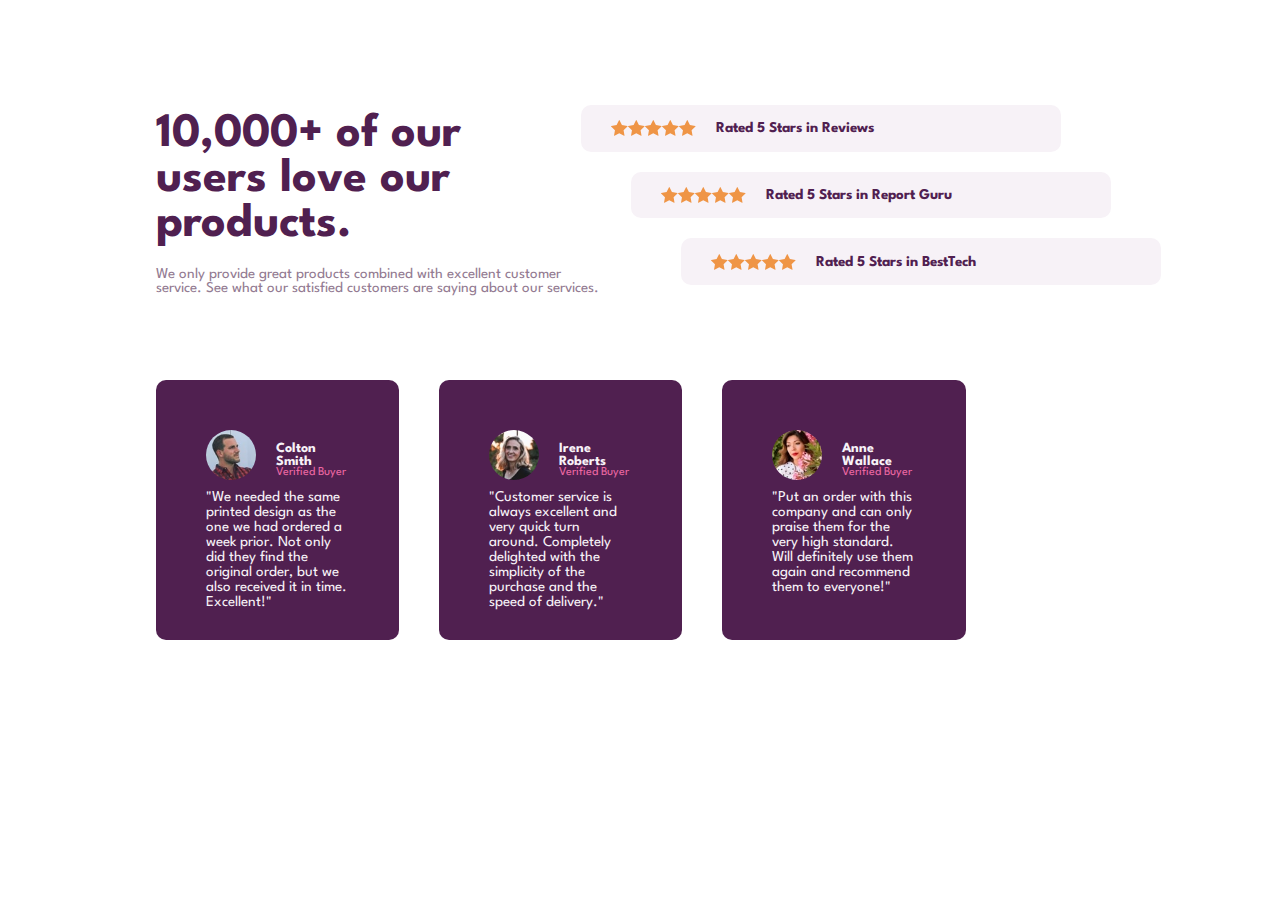
<file: index.html>
<!DOCTYPE html>
<html lang="en">
  <head>
    <meta charset="UTF-8" />
    <meta name="viewport" content="width=device-width, initial-scale=1.0" />
    <!-- displays site properly based on user's device -->

    <link
      rel="icon"
      type="image/png"
      sizes="32x32"
      href="./images/favicon-32x32.png"
    />
    <link rel="stylesheet" href="main.css">

    <title>Frontend Mentor | Social proof section</title>

  </head>
  <body>
    <main>
      <article class="test-header">
        <h1>10,000+ of our users love our products.</h1>

        <p>We only provide great products combined with excellent customer service.
        See what our satisfied customers are saying about our services.</p>
      </article>
      <ul class="five-star">
        <li>
          <img src="images\icon-star.svg">
          <img src="images\icon-star.svg">
          <img src="images\icon-star.svg">
          <img src="images\icon-star.svg">
          <img src="images\icon-star.svg">
          Rated 5 Stars in Reviews</li>
        <li>
          <img src="images\icon-star.svg">
          <img src="images\icon-star.svg">
          <img src="images\icon-star.svg">
          <img src="images\icon-star.svg">
          <img src="images\icon-star.svg">
          Rated 5 Stars in Report Guru</li>
        <li>
          <img src="images\icon-star.svg">
          <img src="images\icon-star.svg">
          <img src="images\icon-star.svg">
          <img src="images\icon-star.svg">
          <img src="images\icon-star.svg">
          Rated 5 Stars in BestTech</li>
      </ul>
      <section>
      <article class="testimonial test1">
        <div class="test-name">
        <img src="images/image-colton.jpg" alt="">
        <h2>Colton Smith</h2>
        <h3>Verified Buyer</h3>
        </div>
        <quote>"We needed the same printed design as the one we had ordered a week prior.
        Not only did they find the original order, but we also received it in time.
        Excellent!"</quote>
      </article>
      <article class="testimonial test2">
        <div class="test-name">
        <img src="images/image-irene.jpg" alt="">
        <h2>Irene Roberts</h2>
        <h3>Verified Buyer</h3>
        </div>
        <quote>"Customer service is always excellent and very quick turn around. Completely
        delighted with the simplicity of the purchase and the speed of delivery."</quote>
      </article>
      <article class="testimonial test3">
        <div class="test-name">
        <img src="images/image-anne.jpg" alt="">
        <h2>Anne Wallace</h2>
        <h3>Verified Buyer</h3>
        </div>
        <quote>"Put an order with this company and can only praise them for the very high
        standard. Will definitely use them again and recommend them to everyone!"</quote>
      </article>
    </section>
    </main>
    <!--
    <div class="attribution">
      Challenge by
      <a href="https://www.frontendmentor.io?ref=challenge" target="_blank"
        >Frontend Mentor</a
      >. Coded by <a href="#">William Shelton</a>.
    </div>
  -->
  </body>
</html>
</file>
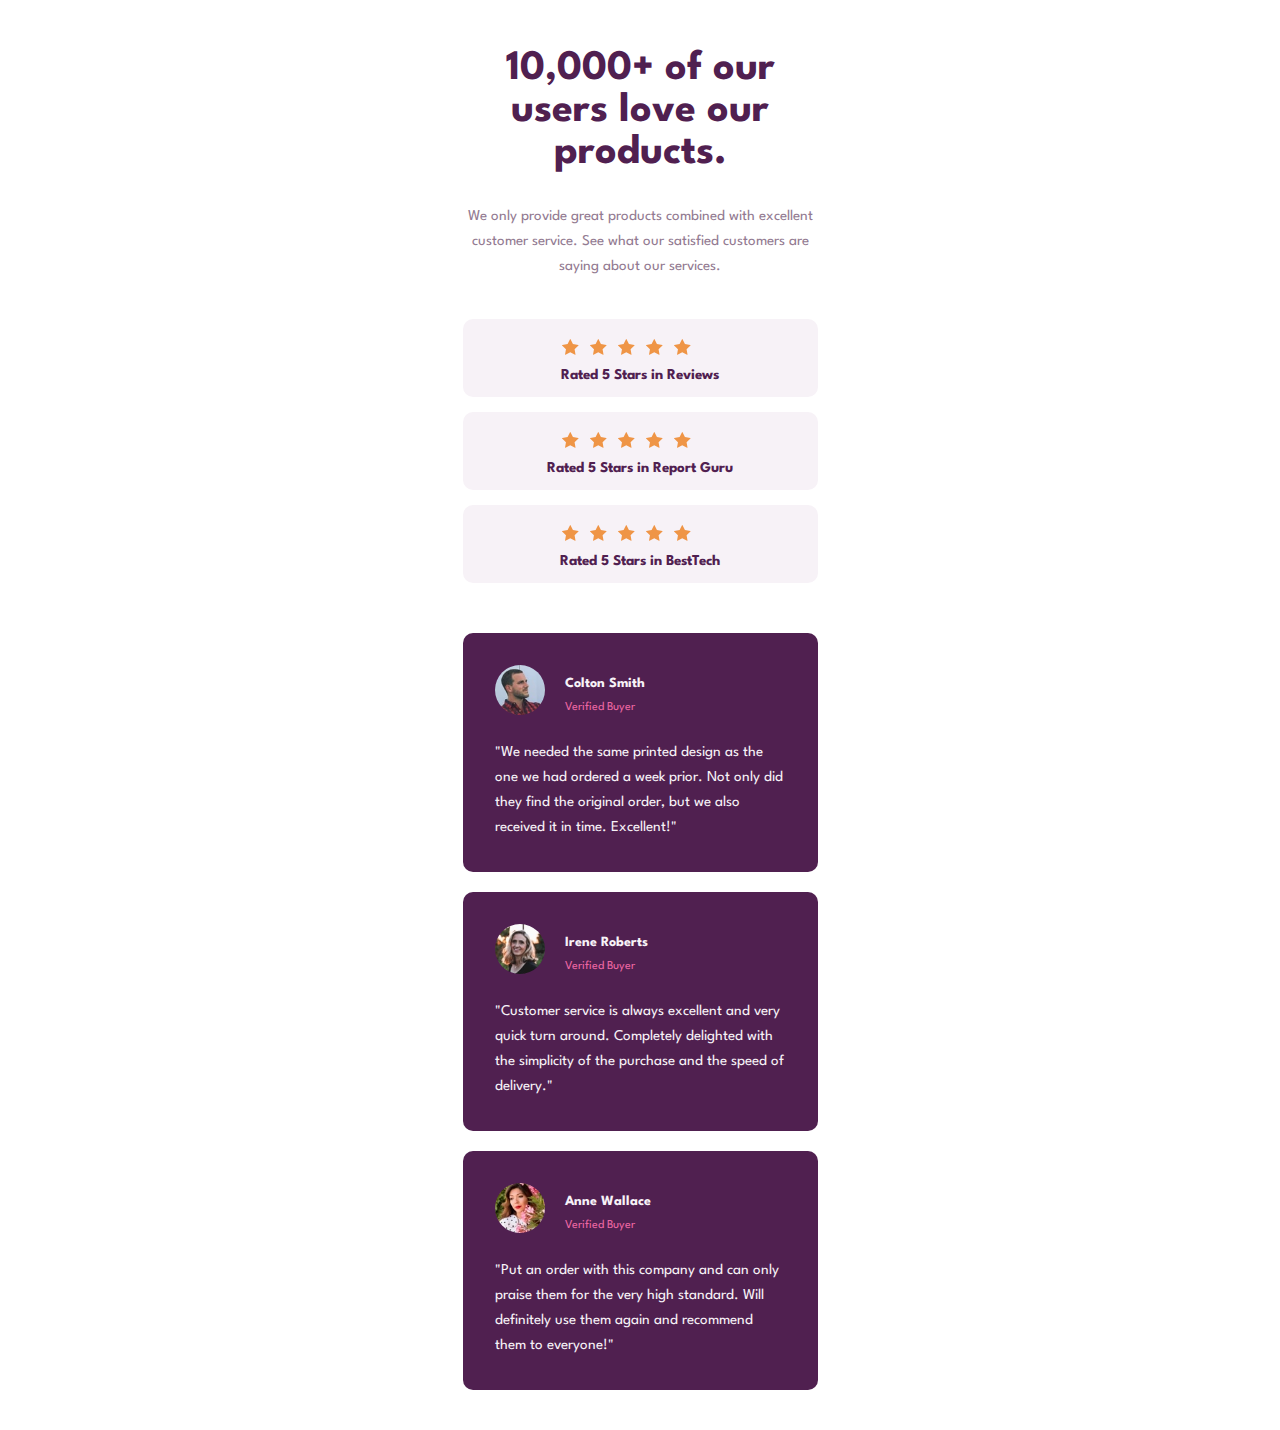
<file: mobile.html>
<!DOCTYPE html>
<html lang="en">
  <head>
    <meta charset="UTF-8" />
    <meta name="viewport" content="width=device-width, initial-scale=1.0" />
    <!-- displays site properly based on user's device -->

    <link
      rel="icon"
      type="image/png"
      sizes="32x32"
      href="./images/favicon-32x32.png"
    />
    <link rel="stylesheet" href="mobile.css">

    <title>Frontend Mentor | Social proof section</title>

  </head>
  <body>
    <main>
      <article class="test-header">
        <h1>10,000+ of our users love our products.</h1>

        <p>We only provide great products combined with excellent customer service.
        See what our satisfied customers are saying about our services.</p>
      </article>
      <ul class="five-star">
        <li>
          <div class="stars">
          <img src="images\icon-star.svg">
          <img src="images\icon-star.svg">
          <img src="images\icon-star.svg">
          <img src="images\icon-star.svg">
          <img src="images\icon-star.svg">
          </div>
          <p>Rated 5 Stars in Reviews</p></li>
        <li>
          <div class="stars">
          <img src="images\icon-star.svg">
          <img src="images\icon-star.svg">
          <img src="images\icon-star.svg">
          <img src="images\icon-star.svg">
          <img src="images\icon-star.svg">
          </div>
          <p>Rated 5 Stars in Report Guru</p></li>
        <li>
          <div class="stars">
          <img src="images\icon-star.svg">
          <img src="images\icon-star.svg">
          <img src="images\icon-star.svg">
          <img src="images\icon-star.svg">
          <img src="images\icon-star.svg">
          </div>
          <p>Rated 5 Stars in BestTech</p></li>
      </ul>
      <section>
      <article class="testimonial test1">
        <div class="test-name">
        <img src="images/image-colton.jpg" alt="">
        <h2>Colton Smith</h2>
        <h3>Verified Buyer</h3>
        </div>
        <quote>"We needed the same printed design as the one we had ordered a week prior.
        Not only did they find the original order, but we also received it in time.
        Excellent!"</quote>
      </article>
      <article class="testimonial test2">
        <div class="test-name">
        <img src="images/image-irene.jpg" alt="">
        <h2>Irene Roberts</h2>
        <h3>Verified Buyer</h3>
        </div>
        <quote>"Customer service is always excellent and very quick turn around. Completely
        delighted with the simplicity of the purchase and the speed of delivery."</quote>
      </article>
      <article class="testimonial test3">
        <div class="test-name">
        <img src="images/image-anne.jpg" alt="">
        <h2>Anne Wallace</h2>
        <h3>Verified Buyer</h3>
        </div>
        <quote>"Put an order with this company and can only praise them for the very high
        standard. Will definitely use them again and recommend them to everyone!"</quote>
      </article>
    </section>
    </main>
    <!--
    <div class="attribution">
      Challenge by
      <a href="https://www.frontendmentor.io?ref=challenge" target="_blank"
        >Frontend Mentor</a
      >. Coded by <a href="#">William Shelton</a>.
    </div>
  -->
  </body>
</html>
</file>
<file: main.css>
/* ## Layout

The designs were created to the following widths:

- Mobile: 375px
- Desktop: 1440px

## Colors

### Primary

Very Dark Magenta: hsl(300, 43%, 22%)
Soft Pink: hsl(333, 80%, 67%)

### Neutral

Dark Grayish Magenta: hsl(303, 10%, 53%)
Light Grayish Magenta: hsl(300, 24%, 96%)
White: hsl(0, 0%, 100%)

## Typography

### Body Copy

- Font size: 15px

### Font

- Family: [Spartan](https://fonts.google.com/specimen/Spartan)
- Weights: 400, 500, 700*/
@import url('https://fonts.googleapis.com/css2?family=Spartan:wght@400;500;700&display=swap');


body {
  font-size: 15px;
  font-family: 'Spartan', sans-serif;
}


main {
  display: grid;
  grid-template-columns: repeat(9, 1fr);
  grid-template-rows: 50px auto 50px 300px;








  background: hsl(0, 0%, 100%);
  margin: 20px 0;
  padding: 10px;

}

.test-header {
  grid-column: 2 / 4;
  grid-row: 2 / 3;
}

.test-header h1 {
  font-weight: 700;
  font-size: 48px;
  color: hsl(300, 43%, 22%);
  width: 400px;
  margin-bottom: 20px;
}

.test-header p{
  color:  hsl(303, 10%, 53%);
  width: 450px;
}

.five-star {
  grid-column: 5 / 7;
  grid-row: 2 / 3;
}

ul {
  list-style-type: none;
  padding: 0;
  display: grid;
  grid-template-columns: 50px 50px 1fr;
  grid-template-rows: repeat(3, 1fr);

}

 ul li{
  display: flex;
  align-items: center;
  background-color: hsl(300, 24%, 96%);
  margin: 10px;
  padding-left: 30px;
  border-radius: 10px;
  color: hsl(300, 43%, 22%);
  font-weight: 700;
  width: 450px;
}

ul li:nth-child(2){
  grid-row: 2;
  grid-column: 2 / 3;
}

ul li:nth-child(3){
  grid-row: 3;
  grid-column: 3 / 4;
}


ul li img:nth-of-type(5n){
  margin-right: 20px;
}

section {
  display: flex;
  grid-row: 4;
  grid-column: 2 / 8;
}

section > .testimonial {
  background-color: hsl(300, 43%, 22%);
  padding: 50px;
  border-radius: 10px;
  width: 500px;
  margin: 20px;
}

section > .testimonial:first-of-type {
  margin-left: 0;
}

.testimonial quote {
  font-weight: 400;
  color: hsl(300, 24%, 96%);
  line-height: 15px;
}

.test-name{
  display: grid;
  grid-template-columns: 70px 1fr;
  grid-template-rows: 25px 25px;
  grid-row-gap: 10px;
}

.test-name h2{
  font-size: 14px;
  color: hsl(300, 24%, 96%);
}

.test-name h3{
  font-size: 12px;
  font-weight: 400;
  color: hsl(333, 80%, 67%);
  grid-column: 2 / 3;
  grid-row: 2;
  align-self: end;
}


.test-name > img {
  width: 50px;
  height: 50px;
  border-radius: 50px;
  margin-right: 20px;
}


























.attribution {
  font-size: 11px;
  text-align: center;
}
.attribution a {
  color: hsl(228, 45%, 44%);
}
</file>
<file: mobile.css>
/* ## Layout

The designs were created to the following widths:

- Mobile: 375px
- Desktop: 1440px

## Colors

### Primary

Very Dark Magenta: hsl(300, 43%, 22%)
Soft Pink: hsl(333, 80%, 67%)

### Neutral

Dark Grayish Magenta: hsl(303, 10%, 53%)
Light Grayish Magenta: hsl(300, 24%, 96%)
White: hsl(0, 0%, 100%)

## Typography

### Body Copy

- Font size: 15px

### Font

- Family: [Spartan](https://fonts.google.com/specimen/Spartan)
- Weights: 400, 500, 700*/
@import url('https://fonts.googleapis.com/css2?family=Spartan:wght@400;500;700&display=swap');


body {
  font-size: 15px;
  font-family: 'Spartan', sans-serif;
}


main {
  max-width: 375px;
  background: hsl(0, 0%, 100%);
  margin: 10px auto;
  padding: 10px;
}


.test-header h1 {
  font-weight: 700;
  font-size: 42px;
  color: hsl(300, 43%, 22%);
  max-width: 375px;
  margin-bottom: 30px;
  text-align: center;
  line-height: 1em;
}

.test-header p{
  color:  hsl(303, 10%, 53%);
  max-width: 375px;
  line-height: 25px;
  text-align: center;
}

.five-star {
  margin-top: 40px;
}

.stars{
  padding-top: 20px;
  margin-left: 28%;
}

ul {
  list-style-type: none;
  padding: 0;
}

 ul li{
  background-color: hsl(300, 24%, 96%);
  margin: 10px;
  border-radius: 10px;
  color: hsl(300, 43%, 22%);
  font-weight: 700;
  max-width: 375px;
}

ul li p {
  padding: 0 15px 15px 15px;
  margin-top: 10px;
  text-align: center;
}

ul li img {
  margin-right: 7px;
}

ul li img:nth-of-type(5n){
  margin-right: 20px;
}

section{
  margin-top: 50px;
}

section > .testimonial {
  background-color: hsl(300, 43%, 22%);
  padding: 32px;
  border-radius: 10px;
  margin: 10px 10px 20px 10px;
}

.test1{
  align-self: flex-start;
}

.test2 {
  align-self: flex-start;
}

.test3{
  align-self: flex-start;
}

.testimonial quote {
  font-weight: 400;
  color: hsl(300, 24%, 96%);
  line-height: 25px;
}

.test-name{
  display: grid;
  grid-template-columns: 70px 1fr;
  grid-template-rows: 25px 25px;
  grid-row-gap: 10px;
  margin-bottom: 15px;
  max-width: 375;
}

.test-name h2{
  font-size: 14px;
  color: hsl(300, 24%, 96%);
}

.test-name h3{
  font-size: 12px;
  font-weight: 400;
  color: hsl(333, 80%, 67%);
  grid-column: 2 / 3;
  grid-row: 2;
  align-self: end;
}

.test-name > img {
  width: 50px;
  height: 50px;
  border-radius: 50px;
  margin-right: 20px;
}

/* Mobile view
@media screen and (max-width: 992px) {

  main {
    max-width: 375px;
    margin: 0;
    display: grid;
    grid-template-columns: 1fr;
    grid-template-rows: 1fr 1fr;
  }
  .test-header{
    grid-column: 1;
    grid-row: 1;
  }

  .test-header p{
    color:  hsl(303, 10%, 53%);
    max-width: 375px;
    line-height: 25px;
    text-align: center;
  }

  .five-star {
    max-width: 375px;
    grid-column: 1;
    grid-row: 2;

  }

  ul {
  }

  ul li{
   max-width: 375px;
   flex-wrap: wrap;
 }

 ul li p {
 }

 ul li:nth-child(2){
   grid-row: 2;
   grid-column: 1;
 }

 ul li:nth-child(3){
   grid-row: 3;
   grid-column: 1;
 }


  section {
    grid-column: 1;
    grid-row: 3;
    max-width: 375px;

  }
}
*/


.attribution {
  font-size: 11px;
  text-align: center;
}
.attribution a {
  color: hsl(228, 45%, 44%);
}
</file>
